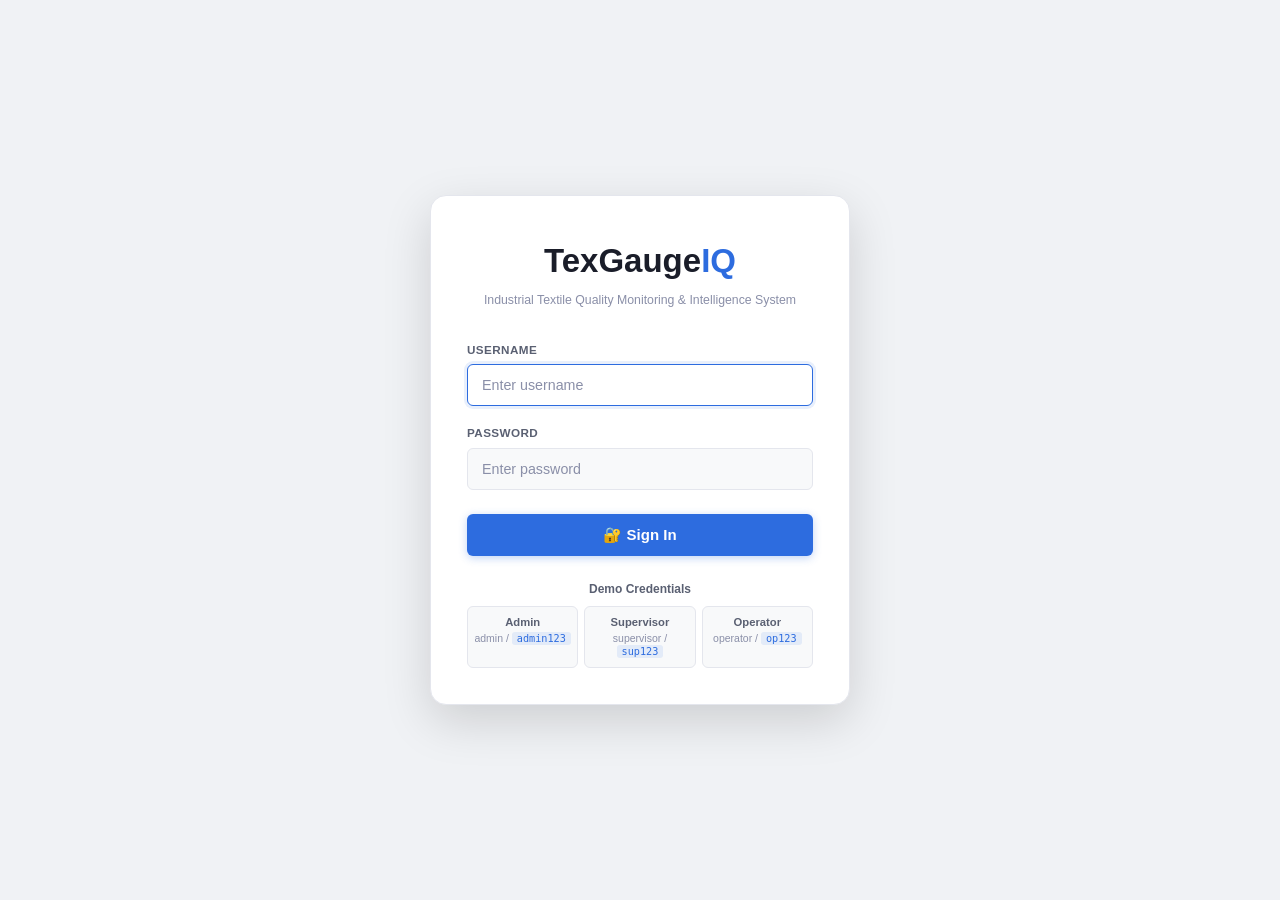
<file: login.html>
<!DOCTYPE html>
<html lang="en">
<head>
  <meta charset="UTF-8">
  <meta name="viewport" content="width=device-width, initial-scale=1.0">
  <title>TexGauge IQ - Login</title>
  <link rel="stylesheet" href="style.css">
  <link rel="stylesheet" href="css/login.css">
</head>
<body class="login-body">
  <div class="login-container">
    <div class="login-card">
      <div class="login-header">
        <a href="login.html" class="login-logo">TexGauge<span>IQ</span></a>
        <div class="login-subtitle">
          Industrial Textile Quality Monitoring & Intelligence System
        </div>
      </div>

      <form class="login-form" id="loginForm" autocomplete="off">
        <div id="loginError" class="login-error"></div>

        <div class="form-group">
          <label for="username">Username</label>
          <input type="text" id="username" placeholder="Enter username" required autofocus>
        </div>

        <div class="form-group">
          <label for="password">Password</label>
          <input type="password" id="password" placeholder="Enter password" required>
        </div>

        <button type="submit" class="login-btn" id="loginBtn">
          🔐 Sign In
        </button>
      </form>

      <div class="login-footer">
        <div style="margin-bottom: 8px; font-weight: 600; font-size: 0.8rem; color: var(--text-secondary);">
          Demo Credentials
        </div>
        <div class="role-hints">
          <div class="role-hint">
            <strong>Admin</strong>
            admin / <code>admin123</code>
          </div>
          <div class="role-hint">
            <strong>Supervisor</strong>
            supervisor / <code>sup123</code>
          </div>
          <div class="role-hint">
            <strong>Operator</strong>
            operator / <code>op123</code>
          </div>
        </div>
      </div>
    </div>
  </div>

  <script src="js/auth.js"></script>
  <script>
    (function() {
      // If already logged in, redirect to appropriate page
      var existingAuth = Auth.getAuth();
      if (existingAuth) {
        var landing = Auth.getLandingPage(existingAuth.role);
        window.location.href = landing;
        return;
      }

      var loginForm = document.getElementById('loginForm');
      var usernameInput = document.getElementById('username');
      var passwordInput = document.getElementById('password');
      var errorDiv = document.getElementById('loginError');
      var loginBtn = document.getElementById('loginBtn');

      loginForm.addEventListener('submit', function(e) {
        e.preventDefault();
        
        var username = usernameInput.value.trim();
        var password = passwordInput.value.trim();

        if (!username || !password) {
          showError('Please enter both username and password.');
          return;
        }

        loginBtn.disabled = true;
        loginBtn.textContent = '⏳ Signing in...';

        var result = Auth.login(username, password);

        if (result.success) {
          var landing = Auth.getLandingPage(result.role);
          window.location.href = landing;
        } else {
          showError(result.message);
          loginBtn.disabled = false;
          loginBtn.textContent = '🔐 Sign In';
          passwordInput.value = '';
          passwordInput.focus();
        }
      });

      function showError(message) {
        errorDiv.textContent = message;
        errorDiv.classList.add('visible');
        setTimeout(function() {
          errorDiv.classList.remove('visible');
        }, 4000);
      }

      // Allow pressing Enter on password field
      passwordInput.addEventListener('keydown', function(e) {
        if (e.key === 'Enter') {
          loginForm.dispatchEvent(new Event('submit'));
        }
      });
    })();
  </script>
</body>
</html>
</file>
<file: style.css>
/* ============================================================
   TEXGAUGE IQ - INDUSTRIAL DASHBOARD SYSTEM
   Refined UI — polished spacing, alignment, typography
   ============================================================ */

/* ---------- CSS Variables ---------- */
:root {
  --sidebar-width: 240px;
  --sidebar-collapsed: 60px;
  --header-height: 64px;
  --radius-sm: 6px;
  --radius-md: 10px;
  --radius-lg: 16px;

  /* Light Theme (default) */
  --bg-body: #f0f2f5;
  --bg-card: #ffffff;
  --bg-sidebar: #1a1d29;
  --bg-sidebar-hover: #2a2d3a;
  --bg-sidebar-active: #2d6cdf;
  --bg-header: #ffffff;
  --bg-input: #f8f9fa;
  --bg-input-focus: #ffffff;

  --text-primary: #1a1d29;
  --text-secondary: #5a6072;
  --text-muted: #8a8fa8;
  --text-sidebar: #b0b5c8;
  --text-sidebar-active: #ffffff;
  --text-white: #ffffff;

  --border-color: #e4e6ed;
  --border-focus: #2d6cdf;

  --accent: #2d6cdf;
  --accent-hover: #1b4fb5;
  --accent-light: rgba(45, 108, 223, 0.1);
  --success: #2f9c4d;
  --success-light: rgba(47, 156, 77, 0.12);
  --danger: #d23f3f;
  --danger-light: rgba(210, 63, 63, 0.12);
  --warning: #e8a838;
  --warning-light: rgba(232, 168, 56, 0.12);

  --shadow-sm: 0 1px 3px rgba(0,0,0,0.06);
  --shadow-md: 0 4px 12px rgba(0,0,0,0.08);
  --shadow-lg: 0 8px 24px rgba(0,0,0,0.12);
  --shadow-xl: 0 16px 48px rgba(0,0,0,0.15);

  --transition: all 0.25s ease;
}

/* ---------- Dark Theme ---------- */
.theme-dark {
  --bg-body: #0f1119;
  --bg-card: #1a1d29;
  --bg-sidebar: #0f1119;
  --bg-sidebar-hover: #252836;
  --bg-sidebar-active: #2d6cdf;
  --bg-header: #1a1d29;
  --bg-input: #252836;
  --bg-input-focus: #2a2d3a;

  --text-primary: #e8eaed;
  --text-secondary: #9ca0b0;
  --text-muted: #6b7084;
  --text-sidebar: #7c81a0;
  --text-sidebar-active: #ffffff;

  --border-color: #2a2d3a;
  --border-focus: #4a8af4;

  --accent: #4a8af4;
  --accent-hover: #6ba0f0;
  --accent-light: rgba(74, 138, 244, 0.15);
  --success-light: rgba(47, 156, 77, 0.18);
  --danger-light: rgba(210, 63, 63, 0.18);
  --warning-light: rgba(232, 168, 56, 0.18);

  --shadow-sm: 0 1px 3px rgba(0,0,0,0.2);
  --shadow-md: 0 4px 12px rgba(0,0,0,0.3);
  --shadow-lg: 0 8px 24px rgba(0,0,0,0.4);
}

/* ---------- Base Reset ---------- */
*, *::before, *::after {
  margin: 0;
  padding: 0;
  box-sizing: border-box;
}

html {
  font-size: 15px;
  scroll-behavior: smooth;
}

body {
  font-family: -apple-system, BlinkMacSystemFont, 'Segoe UI', Roboto, 'Helvetica Neue', Arial, sans-serif;
  background: var(--bg-body);
  color: var(--text-primary);
  line-height: 1.5;
  transition: background 0.3s ease, color 0.3s ease;
  min-height: 100vh;
}

/* ---------- Page Shell Layout ---------- */
.page-shell {
  display: flex;
  min-height: 100vh;
}

/* ---------- Sidebar ---------- */
.sidebar {
  width: var(--sidebar-width);
  background: var(--bg-sidebar);
  display: flex;
  flex-direction: column;
  position: fixed;
  top: 0;
  left: 0;
  bottom: 0;
  z-index: 1000;
  transition: var(--transition);
  box-shadow: 2px 0 12px rgba(0,0,0,0.15);
  overflow-y: auto;
}

.sidebar::-webkit-scrollbar { width: 4px; }
.sidebar::-webkit-scrollbar-thumb { background: rgba(255,255,255,0.15); border-radius: 4px; }

.logo {
  display: flex;
  align-items: center;
  gap: 10px;
  padding: 20px 20px 16px;
  font-size: 1.15rem;
  font-weight: 700;
  color: var(--text-white);
  text-decoration: none;
  letter-spacing: 0.3px;
  border-bottom: 1px solid rgba(255,255,255,0.08);
}

.logo::before {
  content: "🏭";
  font-size: 1.5rem;
}

.sidebar nav {
  display: flex;
  flex-direction: column;
  padding: 8px 10px;
  gap: 2px;
  flex: 1;
}

.sidebar nav a {
  display: flex;
  align-items: center;
  gap: 12px;
  padding: 11px 14px;
  color: var(--text-sidebar);
  text-decoration: none;
  border-radius: var(--radius-sm);
  font-size: 0.9rem;
  font-weight: 500;
  transition: var(--transition);
  position: relative;
}

.sidebar nav a:hover {
  background: var(--bg-sidebar-hover);
  color: var(--text-white);
  padding-left: 18px;
}

.sidebar nav a.active {
  background: var(--bg-sidebar-active);
  color: var(--text-sidebar-active);
  font-weight: 600;
}

.sidebar nav a.active::before {
  content: '';
  position: absolute;
  left: -10px;
  top: 50%;
  transform: translateY(-50%);
  width: 3px;
  height: 20px;
  background: var(--accent);
  border-radius: 0 3px 3px 0;
}

/* Department icons for sidebar — using inline icons in HTML, keep for fallback */
.sidebar nav a[href*="carding"]::before,
.sidebar nav a[href*="breaker"]::before,
.sidebar nav a[href*="finisher"]::before,
.sidebar nav a[href*="simplex"]::before,
.sidebar nav a[href*="index"]::before,
.sidebar nav a[href*="Dashboard"]::before {
  display: none;
}

/* Theme Toggle Button */
#themeToggle {
  margin: 4px 14px 16px;
  padding: 10px 16px;
  background: rgba(255,255,255,0.08);
  color: var(--text-sidebar);
  border: 1px solid rgba(255,255,255,0.1);
  border-radius: var(--radius-sm);
  cursor: pointer;
  font-size: 0.85rem;
  font-weight: 500;
  transition: var(--transition);
  display: flex;
  align-items: center;
  justify-content: center;
  gap: 8px;
}

.theme-dark #themeToggle::before {
  content: "☀️";
}

#themeToggle:hover {
  background: rgba(255,255,255,0.15);
  color: var(--text-white);
}

/* ---------- Main Content ---------- */
main {
  flex: 1;
  margin-left: var(--sidebar-width);
  padding: 22px 26px 32px;
  max-width: 100%;
  overflow-x: hidden;
}

/* ---------- Page Header ---------- */
.page-header {
  display: flex;
  justify-content: space-between;
  align-items: flex-start;
  margin-bottom: 22px;
  padding-bottom: 16px;
  border-bottom: 1px solid var(--border-color);
  flex-wrap: wrap;
  gap: 12px;
}

.page-header h1 {
  font-size: 1.65rem;
  font-weight: 700;
  color: var(--text-primary);
  letter-spacing: -0.3px;
}

.page-header p {
  color: var(--text-secondary);
  font-size: 0.9rem;
  margin-top: 4px;
}

/* ---------- Buttons ---------- */
button, .btn {
  padding: 9px 20px;
  border: none;
  border-radius: var(--radius-sm);
  cursor: pointer;
  font-size: 0.88rem;
  font-weight: 600;
  transition: var(--transition);
  display: inline-flex;
  align-items: center;
  gap: 6px;
  white-space: nowrap;
}

button.primary, .btn-primary {
  background: var(--accent);
  color: var(--text-white);
  box-shadow: 0 2px 8px rgba(45, 108, 223, 0.3);
}

button.primary:hover, .btn-primary:hover {
  background: var(--accent-hover);
  box-shadow: 0 4px 12px rgba(45, 108, 223, 0.4);
  transform: translateY(-1px);
}

button.secondary, .btn-secondary {
  background: var(--bg-input);
  color: var(--text-primary);
  border: 1px solid var(--border-color);
}

button.secondary:hover, .btn-secondary:hover {
  background: var(--border-color);
}

button:disabled {
  opacity: 0.5;
  cursor: not-allowed;
  transform: none !important;
}

/* ---------- Card Component ---------- */
.card {
  background: var(--bg-card);
  border-radius: var(--radius-md);
  padding: 18px 22px;
  margin-bottom: 18px;
  box-shadow: var(--shadow-sm);
  border: 1px solid var(--border-color);
  transition: var(--transition);
}

.card:hover {
  box-shadow: var(--shadow-md);
}

.card h2 {
  font-size: 1.05rem;
  font-weight: 700;
  margin-bottom: 14px;
  color: var(--text-primary);
  display: flex;
  align-items: center;
  gap: 8px;
}

.card h3 {
  font-size: 0.9rem;
  font-weight: 700;
  margin-bottom: 12px;
  color: var(--text-primary);
  display: flex;
  align-items: center;
  gap: 6px;
}

/* ---------- Metrics Grid (Dashboard Summary Cards) ---------- */
.metrics-grid {
  display: grid;
  grid-template-columns: repeat(auto-fit, minmax(220px, 1fr));
  gap: 16px;
  margin-bottom: 20px;
}

.metric-card {
  background: var(--bg-card);
  border-radius: var(--radius-md);
  padding: 18px 20px;
  box-shadow: var(--shadow-sm);
  border: 1px solid var(--border-color);
  border-left: 4px solid var(--accent);
  transition: var(--transition);
}

.metric-card:hover {
  box-shadow: var(--shadow-md);
  transform: translateY(-2px);
}

.metric-card h3 {
  font-size: 0.85rem;
  font-weight: 600;
  color: var(--text-secondary);
  text-transform: uppercase;
  letter-spacing: 0.5px;
  margin-bottom: 12px;
}

.metric-row {
  display: flex;
  justify-content: space-between;
  align-items: center;
  padding: 5px 0;
  font-size: 0.88rem;
}

.metric-row span {
  color: var(--text-secondary);
}

.metric-row strong {
  color: var(--text-primary);
  font-size: 1rem;
}

/* KPI Status Indicators */
.kpi-indicator {
  display: inline-flex;
  align-items: center;
  gap: 6px;
  padding: 4px 12px;
  border-radius: 20px;
  font-size: 0.8rem;
  font-weight: 600;
}

.kpi-green { background: var(--success-light); color: var(--success); }
.kpi-yellow { background: var(--warning-light); color: var(--warning); }
.kpi-red { background: var(--danger-light); color: var(--danger); }

/* ---------- Form Styles ---------- */
.form-grid {
  display: grid;
  grid-template-columns: repeat(auto-fit, minmax(180px, 1fr));
  gap: 10px 14px;
  margin-bottom: 14px;
}

.form-grid label {
  display: flex;
  flex-direction: column;
  gap: 4px;
  font-size: 0.75rem;
  font-weight: 600;
  color: var(--text-secondary);
  text-transform: uppercase;
  letter-spacing: 0.3px;
}

.form-grid input,
.form-grid select {
  padding: 10px 12px;
  border: 1px solid var(--border-color);
  border-radius: var(--radius-sm);
  font-size: 0.95rem;
  font-weight: 500;
  background: var(--bg-input);
  color: var(--text-primary);
  transition: var(--transition);
  width: 100%;
  outline: none;
  height: 42px;
  -webkit-appearance: none;
  appearance: none;
}

.form-grid input:focus,
.form-grid select:focus {
  border-color: var(--border-focus);
  box-shadow: 0 0 0 3px var(--accent-light);
  background: var(--bg-input-focus);
}

.form-grid input::placeholder {
  color: var(--text-muted);
  font-weight: 400;
}

.form-grid input[type="number"] {
  text-align: center;
  font-size: 1rem;
  font-weight: 600;
  letter-spacing: 0.3px;
}

.form-grid select {
  cursor: pointer;
  padding-right: 28px;
  background-image: url("data:image/svg+xml,%3Csvg xmlns='http://www.w3.org/2000/svg' width='10' height='6'%3E%3Cpath d='M0 0l5 6 5-6z' fill='%238a8fa8'/%3E%3C/svg%3E");
  background-repeat: no-repeat;
  background-position: right 10px center;
}

/* Sample grid — cleaner card-based layout */
.sample-grid {
  grid-template-columns: repeat(auto-fit, minmax(120px, 1fr));
  background: var(--accent-light);
  padding: 14px 16px;
  border-radius: var(--radius-md);
  border: 1px solid var(--border-color);
  gap: 10px;
}

.sample-grid label {
  background: var(--bg-card);
  padding: 10px 10px 12px;
  border-radius: var(--radius-sm);
  border: 1px solid var(--border-color);
  transition: var(--transition);
  gap: 6px;
}

.sample-grid label:hover {
  border-color: var(--accent);
  box-shadow: 0 1px 4px rgba(45, 108, 223, 0.1);
}

.sample-grid label:focus-within {
  border-color: var(--border-focus);
  box-shadow: 0 0 0 2px var(--accent-light);
}

.sample-grid input {
  text-align: center;
  font-size: 1rem;
  font-weight: 600;
  padding: 8px 8px;
  height: 38px;
}

/* ---------- Calculation Results Row — Professional Cards ---------- */
.calc-row {
  display: grid;
  grid-template-columns: repeat(auto-fit, minmax(140px, 1fr));
  gap: 12px;
  margin: 14px 0;
}

.calc-row div {
  background: var(--bg-card);
  padding: 14px 14px;
  border-radius: var(--radius-md);
  border: 1px solid var(--border-color);
  border-left: 4px solid var(--accent);
  box-shadow: var(--shadow-sm);
  text-align: center;
  transition: var(--transition);
  display: flex;
  flex-direction: column;
  gap: 4px;
}

.calc-row div:hover {
  box-shadow: var(--shadow-md);
  transform: translateY(-1px);
}

/* Result labels — small, uppercase, muted */
.calc-row div small,
.calc-row div::before {
  display: block;
  font-size: 0.7rem;
  font-weight: 600;
  color: var(--text-muted);
  text-transform: uppercase;
  letter-spacing: 0.4px;
}

.calc-row div strong {
  display: block;
  font-size: 0.7rem;
  font-weight: 600;
  color: var(--text-muted);
  text-transform: uppercase;
  letter-spacing: 0.4px;
  margin-bottom: 0;
}

/* Result values — large, bold, colored */
.calc-row div span {
  display: block;
  font-size: 1.6rem;
  font-weight: 800;
  color: var(--text-primary);
  line-height: 1.2;
  letter-spacing: -0.5px;
}

/* Color-code each result card border */
.calc-row div:nth-child(1) { border-left-color: var(--accent); }
.calc-row div:nth-child(1) span { color: var(--accent); }
.calc-row div:nth-child(2) { border-left-color: var(--warning); }
.calc-row div:nth-child(2) span { color: var(--warning); }
.calc-row div:nth-child(3) { border-left-color: var(--danger); }
.calc-row div:nth-child(3) span { color: var(--danger); }
.calc-row div:nth-child(4) { border-left-color: var(--success); }
.calc-row div:nth-child(4) span { color: var(--success); }

/* ---------- Status Message ---------- */
.status-message {
  padding: 12px 16px;
  border-radius: var(--radius-sm);
  font-size: 0.92rem;
  font-weight: 600;
  text-align: center;
  margin: 10px 0;
  min-height: 44px;
  display: flex;
  align-items: center;
  justify-content: center;
  gap: 8px;
}

.status-message[data-status="ACCEPTED"] {
  background: var(--success-light);
  color: var(--success);
  border: 1px solid var(--success);
}

.status-message[data-status="REJECTED"] {
  background: var(--danger-light);
  color: var(--danger);
  border: 1px solid var(--danger);
}

/* ---------- Action Row ---------- */
.action-row {
  display: flex;
  gap: 10px;
  margin-top: 14px;
  flex-wrap: wrap;
}

/* ---------- Filters Row ---------- */
.filters-row {
  display: flex;
  gap: 10px;
  flex-wrap: wrap;
  margin-bottom: 14px;
  align-items: center;
}

.filters-row input,
.filters-row select {
  padding: 9px 12px;
  border: 1px solid var(--border-color);
  border-radius: var(--radius-sm);
  font-size: 0.85rem;
  background: var(--bg-input);
  color: var(--text-primary);
  outline: none;
  min-width: 140px;
  transition: var(--transition);
  height: 40px;
}

.filters-row input:focus,
.filters-row select:focus {
  border-color: var(--border-focus);
  box-shadow: 0 0 0 3px var(--accent-light);
}

/* ---------- Table Styles ---------- */
.table-wrapper {
  overflow-x: auto;
  -webkit-overflow-scrolling: touch;
  border-radius: var(--radius-sm);
  border: 1px solid var(--border-color);
}

table {
  width: 100%;
  border-collapse: collapse;
  font-size: 0.85rem;
  min-width: 700px;
}

thead {
  position: sticky;
  top: 0;
  z-index: 5;
}

th {
  background: var(--bg-sidebar);
  color: var(--text-sidebar-active);
  font-weight: 600;
  text-transform: uppercase;
  letter-spacing: 0.5px;
  font-size: 0.7rem;
  padding: 12px 10px;
  border-bottom: 2px solid rgba(255,255,255,0.1);
  text-align: center;
  white-space: nowrap;
  cursor: pointer;
  user-select: none;
  transition: var(--transition);
}

th:hover {
  background: var(--bg-sidebar-hover);
  color: var(--text-white);
}

th::after {
  content: " ↕";
  font-size: 0.65rem;
  opacity: 0.5;
  margin-left: 2px;
}

th.sort-asc::after {
  content: " ↑";
  opacity: 1;
  color: var(--accent);
}

th.sort-desc::after {
  content: " ↓";
  opacity: 1;
  color: var(--accent);
}

td {
  padding: 10px 10px;
  border-bottom: 1px solid var(--border-color);
  text-align: center;
  color: var(--text-primary);
  font-size: 0.85rem;
  vertical-align: middle;
}

/* Numeric cells - monospace for alignment */
td:nth-child(6),
td:nth-child(7),
td:nth-child(8),
td:nth-child(9) {
  font-family: 'SF Mono', 'Consolas', 'Liberation Mono', monospace;
  font-weight: 600;
  letter-spacing: 0.2px;
}

tbody tr {
  transition: background 0.15s ease;
}

tbody tr:hover {
  background: var(--accent-light) !important;
}

tbody tr:nth-child(even) {
  background: rgba(0,0,0,0.02);
}

.theme-dark tbody tr:nth-child(even) {
  background: rgba(255,255,255,0.03);
}

/* Empty state */
tbody tr.empty-state td {
  padding: 40px 20px;
  color: var(--text-muted);
  font-size: 0.95rem;
  font-weight: 500;
  text-align: center;
  border-bottom: none;
}

tbody tr.empty-state td::before {
  content: "📋 ";
  font-size: 1.4rem;
  display: block;
  margin-bottom: 8px;
}

/* Status badge in table */
.status-badge {
  display: inline-block;
  padding: 4px 14px;
  border-radius: 20px;
  font-size: 0.72rem;
  font-weight: 700;
  color: var(--text-white);
  text-transform: uppercase;
  letter-spacing: 0.5px;
  min-width: 80px;
}

/* ---------- Charts ---------- */
.chart-card {
  padding: 18px 20px;
}

.chart-row {
  display: grid;
  grid-template-columns: repeat(auto-fit, minmax(320px, 1fr));
  gap: 18px;
  margin-top: 10px;
}

.chart-item {
  background: var(--bg-card);
  border-radius: var(--radius-sm);
  padding: 12px;
  min-height: 320px;
  position: relative;
}

.chart-item h3 {
  margin: 0 0 10px;
  font-size: 0.95rem;
  color: var(--text-primary);
}

.chart-item canvas {
  width: 100% !important;
  height: 260px !important;
}

/* ---------- Reports Section ---------- */
.report-card {
  padding: 18px 22px;
}

.entry-card {
  padding: 20px 22px;
}

/* ---------- Scrollbar ---------- */
::-webkit-scrollbar {
  width: 6px;
  height: 6px;
}

::-webkit-scrollbar-track {
  background: transparent;
}

::-webkit-scrollbar-thumb {
  background: var(--border-color);
  border-radius: 3px;
}

::-webkit-scrollbar-thumb:hover {
  background: var(--text-muted);
}

/* ---------- Mobile Hamburger ---------- */
.mobile-toggle {
  display: none;
  position: fixed;
  top: 12px;
  left: 12px;
  z-index: 1100;
  background: var(--bg-sidebar);
  color: var(--text-white);
  border: none;
  border-radius: var(--radius-sm);
  padding: 10px 14px;
  font-size: 1.2rem;
  cursor: pointer;
  box-shadow: var(--shadow-md);
}

/* ---------- Responsive Design ---------- */
@media (max-width: 1024px) {
  main {
    padding: 18px;
  }

  .chart-row {
    grid-template-columns: 1fr;
  }
}

@media (max-width: 768px) {
  .mobile-toggle {
    display: block;
  }

  .sidebar {
    transform: translateX(-100%);
  }

  .sidebar.open {
    transform: translateX(0);
  }

  main {
    margin-left: 0;
    padding: 14px;
    padding-top: 56px;
  }

  .page-header {
    flex-direction: column;
    align-items: flex-start;
  }

  .page-header h1 {
    font-size: 1.3rem;
  }

  .form-grid {
    grid-template-columns: 1fr 1fr;
  }

  .sample-grid {
    grid-template-columns: 1fr 1fr 1fr;
  }

  .metrics-grid {
    grid-template-columns: 1fr 1fr;
  }

  .calc-row {
    grid-template-columns: 1fr 1fr;
  }

  .filters-row {
    flex-direction: column;
  }

  .filters-row input,
  .filters-row select {
    width: 100%;
    min-width: unset;
  }

  table {
    font-size: 0.78rem;
  }

  th, td {
    padding: 8px 6px;
  }
}

@media (max-width: 480px) {
  .form-grid {
    grid-template-columns: 1fr;
  }

  .sample-grid {
    grid-template-columns: 1fr 1fr;
  }

  .metrics-grid {
    grid-template-columns: 1fr;
  }

  .calc-row {
    grid-template-columns: 1fr;
  }

  main {
    padding: 12px;
    padding-top: 52px;
  }

  .card {
    padding: 14px;
  }
}

/* ---------- Validation Error Styling ---------- */
.validation-error {
  border-color: var(--danger) !important;
  background: var(--danger-light) !important;
  animation: shake 0.3s ease-in-out;
}

@keyframes shake {
  0%, 100% { transform: translateX(0); }
  25% { transform: translateX(-4px); }
  75% { transform: translateX(4px); }
}

.validation-error-message {
  color: var(--danger);
  font-size: 0.75rem;
  margin-top: 4px;
  display: block;
  font-weight: 600;
  animation: fadeIn 0.2s ease-in;
}

@keyframes fadeIn {
  from { opacity: 0; transform: translateY(-4px); }
  to { opacity: 1; transform: translateY(0); }
}

/* ---------- Scale Status Panel ---------- */
.scale-status-card {
  background: linear-gradient(135deg, var(--bg-card) 0%, var(--accent-light) 100%);
  border: 2px solid var(--border-color);
  padding: 16px 20px;
}

.scale-status-header {
  display: flex;
  justify-content: space-between;
  align-items: center;
  margin-bottom: 12px;
}

.scale-status-header h3 {
  margin: 0;
  font-size: 1rem;
}

.scale-status-indicator {
  display: flex;
  align-items: center;
  gap: 10px;
  padding: 8px 16px;
  background: var(--bg-card);
  border-radius: var(--radius-sm);
  border: 1px solid var(--border-color);
}

.status-dot {
  width: 12px;
  height: 12px;
  border-radius: 50%;
  display: inline-block;
  position: relative;
}

.status-dot.disconnected {
  background: var(--danger);
  box-shadow: 0 0 0 0 rgba(210, 63, 63, 0.7);
  animation: pulse-red 2s infinite;
}

.status-dot.connected {
  background: var(--success);
  box-shadow: 0 0 0 0 rgba(47, 156, 77, 0.7);
  animation: pulse-green 2s infinite;
}

@keyframes pulse-red {
  0% {
    box-shadow: 0 0 0 0 rgba(210, 63, 63, 0.7);
  }
  70% {
    box-shadow: 0 0 0 10px rgba(210, 63, 63, 0);
  }
  100% {
    box-shadow: 0 0 0 0 rgba(210, 63, 63, 0);
  }
}

@keyframes pulse-green {
  0% {
    box-shadow: 0 0 0 0 rgba(47, 156, 77, 0.7);
  }
  70% {
    box-shadow: 0 0 0 10px rgba(47, 156, 77, 0);
  }
  100% {
    box-shadow: 0 0 0 0 rgba(47, 156, 77, 0);
  }
}

.status-text {
  font-size: 0.85rem;
  font-weight: 700;
  text-transform: uppercase;
  letter-spacing: 0.5px;
}

.status-text.disconnected {
  color: var(--danger);
}

.status-text.connected {
  color: var(--success);
}

.scale-status-details {
  display: flex;
  justify-content: space-between;
  align-items: center;
  gap: 12px;
}

.scale-port-info {
  display: flex;
  align-items: center;
  gap: 8px;
  padding: 8px 14px;
  background: var(--bg-card);
  border-radius: var(--radius-sm);
  border: 1px solid var(--border-color);
  font-size: 0.85rem;
  font-weight: 600;
  color: var(--text-secondary);
}

.scale-port-info::before {
  content: "🔌";
  font-size: 1rem;
}

#scaleConnectBtn {
  min-width: 160px;
}

#scaleConnectBtn.connected {
  background: var(--danger);
  box-shadow: 0 2px 8px rgba(210, 63, 63, 0.3);
}

#scaleConnectBtn.connected:hover {
  background: #b83535;
  box-shadow: 0 4px 12px rgba(210, 63, 63, 0.4);
}

/* ---------- Sample Input Groups ---------- */
.sample-input-group {
  display: flex;
  flex-direction: column;
  gap: 6px;
}

.sample-input-group label {
  margin-bottom: 0;
}

.sample-buttons {
  display: flex;
  gap: 4px;
}

.sample-btn {
  flex: 1;
  padding: 5px 6px;
  font-size: 0.68rem;
  font-weight: 600;
  border: 1px solid var(--border-color);
  border-radius: var(--radius-sm);
  cursor: pointer;
  transition: var(--transition);
  white-space: nowrap;
  background: var(--bg-card);
  color: var(--text-primary);
  text-align: center;
  line-height: 1.2;
}

.sample-btn:hover {
  background: var(--accent-light);
  border-color: var(--accent);
  color: var(--accent);
}

.sample-btn:active {
  transform: scale(0.97);
}

.add-weight-btn {
  background: var(--success-light);
  color: var(--success);
  border-color: var(--success);
}

.add-weight-btn:hover {
  background: var(--success);
  color: var(--text-white);
}

.start-stop-btn {
  background: var(--accent-light);
  color: var(--accent);
  border-color: var(--accent);
}

.start-stop-btn:hover {
  background: var(--accent);
  color: var(--text-white);
}

.start-stop-btn.reading {
  background: var(--warning);
  color: var(--text-white);
  border-color: var(--warning);
  animation: pulse-warning 1.5s infinite;
}

@keyframes pulse-warning {
  0%, 100% {
    box-shadow: 0 0 0 0 rgba(232, 168, 56, 0.7);
  }
  50% {
    box-shadow: 0 0 0 6px rgba(232, 168, 56, 0);
  }
}

/* ---------- Utility Classes ---------- */
.text-center { text-align: center; }
.text-right { text-align: right; }
.mt-1 { margin-top: 8px; }
.mt-2 { margin-top: 16px; }
.mt-3 { margin-top: 24px; }
.mb-1 { margin-bottom: 8px; }
.mb-2 { margin-bottom: 16px; }
.gap-1 { gap: 8px; }
.gap-2 { gap: 16px; }
.flex { display: flex; }
.flex-wrap { flex-wrap: wrap; }
.items-center { align-items: center; }
.justify-between { justify-content: space-between; }
.w-full { width: 100%; }
</file>
<file: css/login.css>
/**
 * TexGauge IQ - Login Page Styles
 * 
 * Clean, modern login page that matches the existing website design.
 * Uses the same CSS variables from style.css for consistency.
 */

/* ---------- Login Page Specific ---------- */
.login-body {
  background: var(--bg-body);
  min-height: 100vh;
  display: flex;
  align-items: center;
  justify-content: center;
  padding: 20px;
  margin: 0;
}

.login-container {
  width: 100%;
  max-width: 420px;
}

.login-card {
  background: var(--bg-card);
  border-radius: var(--radius-lg);
  padding: 40px 36px 36px;
  box-shadow: var(--shadow-xl);
  border: 1px solid var(--border-color);
}

.login-header {
  text-align: center;
  margin-bottom: 32px;
}

.login-logo {
  font-size: 2.2rem;
  font-weight: 700;
  color: var(--text-primary);
  text-decoration: none;
  display: block;
  margin-bottom: 6px;
}

.login-logo span {
  color: var(--accent);
}

.login-subtitle {
  font-size: 0.82rem;
  color: var(--text-muted);
  line-height: 1.4;
  margin-top: 4px;
}

.login-form {
  display: flex;
  flex-direction: column;
  gap: 18px;
}

.login-form .form-group {
  display: flex;
  flex-direction: column;
  gap: 6px;
}

.login-form .form-group label {
  font-size: 0.78rem;
  font-weight: 600;
  color: var(--text-secondary);
  text-transform: uppercase;
  letter-spacing: 0.4px;
}

.login-form .form-group input {
  padding: 12px 14px;
  border: 1px solid var(--border-color);
  border-radius: var(--radius-sm);
  font-size: 0.95rem;
  background: var(--bg-input);
  color: var(--text-primary);
  transition: var(--transition);
  outline: none;
  width: 100%;
}

.login-form .form-group input:focus {
  border-color: var(--border-focus);
  box-shadow: 0 0 0 3px var(--accent-light);
  background: var(--bg-input-focus);
}

.login-form .form-group input::placeholder {
  color: var(--text-muted);
}

.login-btn {
  padding: 12px 20px;
  background: var(--accent);
  color: var(--text-white);
  border: none;
  border-radius: var(--radius-sm);
  font-size: 1rem;
  font-weight: 700;
  cursor: pointer;
  transition: var(--transition);
  margin-top: 6px;
  display: flex;
  align-items: center;
  justify-content: center;
  gap: 8px;
  box-shadow: 0 2px 8px rgba(45, 108, 223, 0.3);
}

.login-btn:hover {
  background: var(--accent-hover);
  box-shadow: 0 4px 16px rgba(45, 108, 223, 0.4);
  transform: translateY(-1px);
}

.login-btn:active {
  transform: translateY(0);
}

.login-error {
  background: var(--danger-light);
  color: var(--danger);
  padding: 10px 14px;
  border-radius: var(--radius-sm);
  font-size: 0.85rem;
  font-weight: 600;
  text-align: center;
  border: 1px solid var(--danger);
  display: none;
}

.login-error.visible {
  display: block;
  animation: fadeIn 0.25s ease;
}

.login-footer {
  text-align: center;
  margin-top: 24px;
  font-size: 0.78rem;
  color: var(--text-muted);
}

.login-footer strong {
  color: var(--text-secondary);
}

/* Role hint boxes */
.role-hints {
  display: grid;
  grid-template-columns: 1fr 1fr 1fr;
  gap: 6px;
  margin-top: 8px;
}

.role-hint {
  background: var(--bg-input);
  border: 1px solid var(--border-color);
  border-radius: var(--radius-sm);
  padding: 8px 6px;
  text-align: center;
  font-size: 0.7rem;
  color: var(--text-muted);
  line-height: 1.3;
}

.role-hint strong {
  display: block;
  color: var(--text-secondary);
  font-size: 0.75rem;
  margin-bottom: 2px;
}

.role-hint code {
  font-size: 0.68rem;
  background: var(--accent-light);
  color: var(--accent);
  padding: 1px 5px;
  border-radius: 3px;
}

@keyframes fadeIn {
  from { opacity: 0; transform: translateY(-4px); }
  to { opacity: 1; transform: translateY(0); }
}

/* ---------- Responsive ---------- */
@media (max-width: 480px) {
  .login-card {
    padding: 28px 24px 24px;
  }

  .login-logo {
    font-size: 1.8rem;
  }

  .role-hints {
    grid-template-columns: 1fr;
  }
}
</file>
